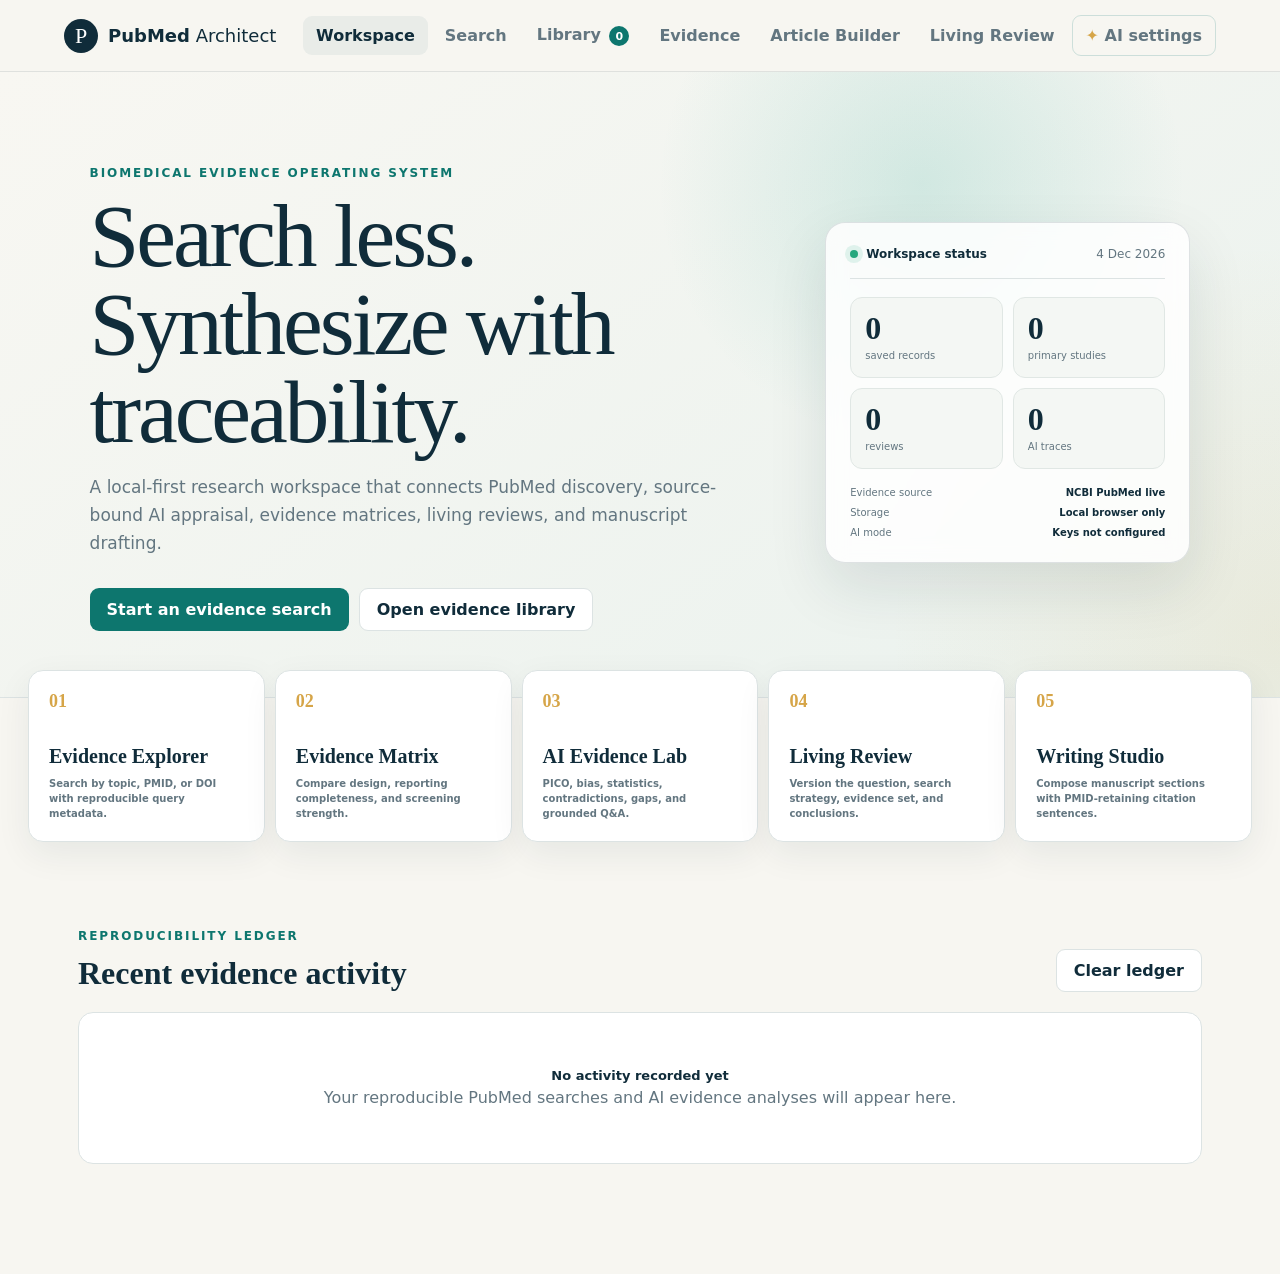
<file: docs/index.html>
<!doctype html>
<html lang="en">
<head>
  <meta charset="utf-8">
  <meta name="viewport" content="width=device-width, initial-scale=1">
  <meta name="theme-color" content="#092a3d">
  <meta name="description" content="A reproducible biomedical evidence workspace for PubMed discovery, appraisal, synthesis, and writing.">
  <meta http-equiv="Content-Security-Policy" content="default-src 'self'; script-src 'self'; style-src 'self' https://fonts.googleapis.com; font-src https://fonts.gstatic.com; connect-src 'self' https://eutils.ncbi.nlm.nih.gov https://api.openai.com https://api.anthropic.com; img-src 'self' data:; object-src 'none'; base-uri 'self'; form-action 'self'; upgrade-insecure-requests">
  <title>PubMed Architect</title>
  <link rel="preconnect" href="https://fonts.googleapis.com">
  <link rel="preconnect" href="https://fonts.gstatic.com" crossorigin>
  <link href="https://fonts.googleapis.com/css2?family=DM+Sans:wght@400;500;600;700&family=Newsreader:opsz,wght@6..72,500;6..72,650&display=swap" rel="stylesheet">
  <link rel="stylesheet" href="styles.css">
</head>
<body>
  <header class="masthead">
    <a class="brand" href="#search" aria-label="PubMed Architect home">
      <span class="brand-mark" aria-hidden="true">P</span>
      <span><strong>PubMed</strong> Architect</span>
    </a>
    <nav aria-label="Main navigation">
      <button class="nav-link active" data-view="dashboard">Workspace</button>
      <button class="nav-link" data-view="search">Search</button>
      <button class="nav-link" data-view="library">Library <span id="library-count" class="count">0</span></button>
      <button class="nav-link" data-view="evidence">Evidence</button>
      <button class="nav-link" data-view="builder">Article Builder</button>
      <button class="nav-link" data-view="review">Living Review</button>
      <button id="ai-settings-button" class="nav-link ai-config-link" type="button"><span class="ai-spark">✦</span> AI settings</button>
    </nav>
  </header>

  <main>
    <section id="dashboard-view" class="view active">
      <div class="os-hero">
        <div>
          <p class="eyebrow">Biomedical Evidence Operating System</p>
          <h1>Search less.<br>Synthesize with traceability.</h1>
          <p class="hero-copy">A local-first research workspace that connects PubMed discovery, source-bound AI appraisal, evidence matrices, living reviews, and manuscript drafting.</p>
          <div class="hero-actions"><button data-go="search">Start an evidence search</button><button class="secondary" data-go="library">Open evidence library</button></div>
        </div>
        <aside class="system-status" aria-label="Workspace status">
          <div class="status-head"><span class="live-dot"></span><strong>Workspace status</strong><span id="workspace-date"></span></div>
          <div class="metric-grid">
            <div><strong id="dashboard-library-count">0</strong><span>saved records</span></div>
            <div><strong id="dashboard-study-count">0</strong><span>primary studies</span></div>
            <div><strong id="dashboard-review-count">0</strong><span>reviews</span></div>
            <div><strong id="dashboard-trace-count">0</strong><span>AI traces</span></div>
          </div>
          <div class="system-ledger">
            <p><span>Evidence source</span><strong>NCBI PubMed live</strong></p>
            <p><span>Storage</span><strong>Local browser only</strong></p>
            <p><span>AI mode</span><strong id="dashboard-ai-status">Keys not configured</strong></p>
          </div>
        </aside>
      </div>
      <div class="os-modules">
        <button class="module-card" data-go="search"><span>01</span><strong>Evidence Explorer</strong><small>Search by topic, PMID, or DOI with reproducible query metadata.</small></button>
        <button class="module-card" data-go="evidence"><span>02</span><strong>Evidence Matrix</strong><small>Compare design, reporting completeness, and screening strength.</small></button>
        <button class="module-card" data-go="library"><span>03</span><strong>AI Evidence Lab</strong><small>PICO, bias, statistics, contradictions, gaps, and grounded Q&amp;A.</small></button>
        <button class="module-card" data-go="review"><span>04</span><strong>Living Review</strong><small>Version the question, search strategy, evidence set, and conclusions.</small></button>
        <button class="module-card" data-go="builder"><span>05</span><strong>Writing Studio</strong><small>Compose manuscript sections with PMID-retaining citation sentences.</small></button>
      </div>
      <section class="recent-activity">
        <div class="section-title"><div><p class="eyebrow">Reproducibility ledger</p><h2>Recent evidence activity</h2></div><button id="clear-activity" class="secondary" type="button">Clear ledger</button></div>
        <div id="activity-list" class="activity-list"></div>
      </section>
    </section>

    <section id="search-view" class="view">
      <div class="hero">
        <p class="eyebrow">NCBI literature workspace</p>
        <h1>From search question<br>to structured evidence.</h1>
        <p class="hero-copy">Search PubMed by topic, PMID, or DOI. Review abstracts, save sources, and build a manuscript without leaving your browser.</p>
        <form id="search-form" class="search-box">
          <label class="sr-only" for="query">Search PubMed</label>
          <svg viewBox="0 0 24 24" aria-hidden="true"><path d="m21 21-4.35-4.35m2.35-5.15A7.5 7.5 0 1 1 4 11.5a7.5 7.5 0 0 1 15 0Z"/></svg>
          <input id="query" autocomplete="off" placeholder="e.g. nerandomilast idiopathic pulmonary fibrosis" required>
          <button type="submit">Search</button>
        </form>
        <div class="filters" aria-label="Search filters">
          <label>Article type
            <select id="article-type">
              <option value="">All types</option>
              <option value="clinical trial[pt]">Clinical trial</option>
              <option value="randomized controlled trial[pt]">Randomized trial</option>
              <option value="review[pt]">Review</option>
              <option value="systematic review[pt]">Systematic review</option>
              <option value="meta-analysis[pt]">Meta-analysis</option>
            </select>
          </label>
          <label>From year <input id="from-year" type="number" min="1800" max="2100" placeholder="2000"></label>
          <label>To year <input id="to-year" type="number" min="1800" max="2100" placeholder="2026"></label>
          <label>Results
            <select id="result-limit"><option>10</option><option selected>20</option><option>50</option><option>100</option></select>
          </label>
          <label>Sort
            <select id="sort"><option value="relevance">Relevance</option><option value="pub+date">Newest</option><option value="first+author">First author</option></select>
          </label>
        </div>
      </div>

      <div id="search-status" class="status" role="status" aria-live="polite"></div>
      <div id="results" class="results"></div>
    </section>

    <section id="evidence-view" class="view page-view wide-page">
      <div class="page-heading">
        <div><p class="eyebrow">Structured comparison</p><h1>Evidence Matrix</h1><p class="page-subtitle">A transparent screening layer derived from PubMed metadata and abstract reporting—not a substitute for a validated risk-of-bias instrument.</p></div>
        <div class="heading-actions"><button id="export-matrix" class="secondary">Export CSV</button><button id="open-evidence-ai" class="ai-primary"><span>✦</span> Analyze selected</button></div>
      </div>
      <div class="evidence-toolbar">
        <label>Filter design <select id="matrix-design-filter"><option value="">All designs</option><option value="randomized">Randomized trials</option><option value="observational">Observational</option><option value="review">Reviews</option><option value="other">Other</option></select></label>
        <label>Minimum screening grade <select id="matrix-grade-filter"><option value="">Any grade</option><option value="A">A</option><option value="B">B or higher</option><option value="C">C or higher</option></select></label>
        <span id="matrix-summary" class="matrix-summary"></span>
      </div>
      <div id="matrix-empty" class="empty-state"><div class="empty-icon">▦</div><h2>Your evidence matrix is empty</h2><p>Add PubMed records to the library; they will appear here automatically.</p><button data-go="search">Find evidence</button></div>
      <div id="matrix-wrap" class="matrix-wrap"><table class="evidence-table"><thead><tr><th scope="col">Select</th><th scope="col">Study</th><th scope="col">Design</th><th scope="col">Reporting</th><th scope="col">Screening grade</th><th scope="col">Source</th></tr></thead><tbody id="matrix-body"></tbody></table></div>
      <section class="graph-panel" aria-labelledby="graph-title"><div class="section-title"><div><p class="eyebrow">Metadata network</p><h2 id="graph-title">Evidence Knowledge Graph</h2></div><span class="graph-legend"><i></i> Article <i></i> MeSH / keyword</span></div><p class="page-subtitle">Connections are generated locally from shared MeSH terms in your saved records. They represent co-indexing, not biological causality.</p><div id="knowledge-graph" class="knowledge-graph"></div></section>
    </section>

    <section id="library-view" class="view page-view">
      <div class="page-heading">
        <div><p class="eyebrow">Your evidence base</p><h1>Citation Library</h1></div>
        <div class="heading-actions">
          <button id="ai-library-button" class="ai-primary" type="button"><span>✦</span> Analyze selected</button>
          <select id="citation-format" aria-label="Citation format"><option value="vancouver">Vancouver</option><option value="apa">APA</option><option value="bibtex">BibTeX</option></select>
          <button id="copy-library" class="secondary">Copy all</button>
          <button id="export-library">Export</button>
        </div>
      </div>
      <div id="library-empty" class="empty-state">
        <div class="empty-icon">⌕</div><h2>No saved sources yet</h2><p>Search PubMed and add articles to build your working library.</p><button data-go="search">Start searching</button>
      </div>
      <div id="library-list" class="library-list"></div>
    </section>

    <section id="builder-view" class="view page-view">
      <div class="page-heading">
        <div><p class="eyebrow">Structured drafting</p><h1>Article Builder</h1></div>
        <div class="heading-actions"><span id="save-state" class="save-state">Saved locally</span><button id="export-article">Export Markdown</button></div>
      </div>
      <div class="builder-layout">
        <aside id="section-nav" class="section-nav" aria-label="Article sections"></aside>
        <div class="editor-card">
          <div class="editor-head"><label id="section-label" for="section-editor">Title</label><span id="word-count">0 words</span></div>
          <textarea id="section-editor" spellcheck="true" placeholder="Begin writing…"></textarea>
          <div class="citation-insert">
            <select id="insert-citation"><option value="">Insert citation…</option></select>
            <button id="insert-citation-button" class="secondary">Insert</button>
          </div>
          <section class="citation-writer" aria-labelledby="citation-writer-title">
            <div class="citation-writer-head">
              <div><p class="eyebrow">Grounded writing</p><h3 id="citation-writer-title"><span class="ai-spark">✦</span> AI Citation Writer</h3><p>Generate manuscript-ready sentences supported only by selected PubMed records.</p></div>
              <div class="citation-writer-provider"><select id="sentence-provider" aria-label="Sentence AI provider"><option value="openai">OpenAI</option><option value="anthropic">Claude</option></select><button id="sentence-ai-settings" class="secondary" type="button">Settings</button></div>
            </div>
            <div class="citation-writer-grid">
              <div class="citation-source-column">
                <strong>Select evidence <span id="sentence-source-count">0 selected</span></strong>
                <div id="sentence-citation-list" class="sentence-citation-list"><p class="citation-writer-empty">Save citations to your library first.</p></div>
              </div>
              <div class="sentence-options">
                <label for="sentence-role">Sentence role</label>
                <select id="sentence-role"><option value="background">Background / Introduction</option><option value="evidence">Evidence or result statement</option><option value="synthesis">Cross-study synthesis</option><option value="contrast">Contrast or disagreement</option><option value="limitation">Limitation / uncertainty</option><option value="discussion">Discussion interpretation</option><option value="implication">Cautious research implication</option></select>
                <label for="sentence-tone">Style</label>
                <select id="sentence-tone"><option value="concise academic">Concise academic</option><option value="highly cautious scientific">Highly cautious</option><option value="formal journal style">Formal journal style</option><option value="plain precise scientific">Plain and precise</option></select>
                <label for="sentence-topic">Topic or intended claim</label>
                <textarea id="sentence-topic" rows="3" placeholder="e.g. Explain how PDE4B inhibition may affect FVC decline, using only what the selected abstracts report."></textarea>
                <label class="context-option"><input id="sentence-use-context" type="checkbox"> Use the last part of the current section as writing context</label>
                <button id="generate-citation-sentences" class="ai-primary" type="button"><span>✦</span> Generate cited sentences</button>
              </div>
            </div>
            <div id="sentence-writer-status" class="sentence-writer-status" role="status" aria-live="polite"></div>
            <div id="sentence-suggestions" class="sentence-suggestions"></div>
            <p class="ai-disclaimer">The AI receives the selected abstracts and optional draft context. Verify every generated claim against the original article before use.</p>
          </section>
        </div>
      </div>
    </section>

    <section id="review-view" class="view page-view wide-page">
      <div class="page-heading"><div><p class="eyebrow">Versioned synthesis</p><h1>Living Review Builder</h1><p class="page-subtitle">Capture a reproducible review snapshot that can be refreshed when new PubMed records are found.</p></div><div class="heading-actions"><span id="review-save-state" class="save-state">Saved locally</span><button id="export-review">Export review snapshot</button></div></div>
      <div class="review-layout">
        <section class="protocol-card">
          <h2>Protocol</h2>
          <label>Review title<input id="review-title" placeholder="e.g. Nerandomilast in idiopathic pulmonary fibrosis"></label>
          <label>Research question<textarea id="review-question" rows="3" placeholder="Define population, intervention/exposure, comparator, and outcomes."></textarea></label>
          <label>PubMed search strategy<textarea id="review-query" rows="5" placeholder="Paste or build the exact reproducible PubMed query."></textarea></label>
          <div class="protocol-grid"><label>Search date<input id="review-search-date" type="date"></label><label>Review version<input id="review-version" value="1.0.0"></label></div>
          <label>Eligibility criteria<textarea id="review-eligibility" rows="4" placeholder="Inclusion and exclusion criteria."></textarea></label>
          <label>Current conclusion<textarea id="review-conclusion" rows="5" placeholder="State the conclusion with calibrated certainty and unresolved uncertainty."></textarea></label>
        </section>
        <aside class="review-snapshot">
          <h2>Evidence snapshot</h2>
          <div class="snapshot-count"><strong id="review-record-count">0</strong><span>records in current library</span></div>
          <dl><div><dt>Search date</dt><dd id="snapshot-date">Not set</dd></div><div><dt>Last refresh</dt><dd id="snapshot-refresh">Never</dd></div><div><dt>Primary studies</dt><dd id="snapshot-primary">0</dd></div><div><dt>Reviews</dt><dd id="snapshot-reviews">0</dd></div><div><dt>AI analyses logged</dt><dd id="snapshot-traces">0</dd></div></dl>
          <button id="use-last-search" class="secondary" type="button">Use last PubMed search</button><button id="refresh-review" type="button">Refresh evidence search</button>
          <p class="ai-disclaimer">Refresh reruns the saved PubMed query and reports newly detected PMIDs. It does not automatically alter your conclusion.</p>
          <div id="refresh-result" class="refresh-result" role="status"></div>
        </aside>
      </div>
    </section>

    <section id="about-view" class="view page-view narrow">
      <p class="eyebrow">About the project</p>
      <h1>Research tools, without the clutter.</h1>
      <div class="about-grid">
        <article><span>01</span><h2>Live PubMed search</h2><p>Queries NCBI E-utilities directly. Search by keywords, PMID, or DOI and inspect complete abstracts.</p></article>
        <article><span>02</span><h2>Private by design</h2><p>Your library and article draft remain in this browser's local storage. No account or server is involved.</p></article>
        <article><span>03</span><h2>Open workflow</h2><p>Export citations and manuscripts in portable formats, then continue in your preferred research environment.</p></article>
      </div>
      <p class="disclaimer">PubMed Architect is a research aid, not a substitute for critical appraisal or clinical judgment. PubMed data are provided by the U.S. National Library of Medicine.</p>
    </section>
  </main>

  <dialog id="article-dialog">
    <button class="dialog-close" aria-label="Close">×</button>
    <div id="dialog-content"></div>
  </dialog>
  <dialog id="ai-settings-dialog" class="settings-dialog">
    <button class="settings-close dialog-close" aria-label="Close">×</button>
    <div class="settings-content">
      <p class="eyebrow">Direct provider connection</p>
      <h2>AI research settings</h2>
      <p class="settings-intro">Keys are held only in this browser tab's session storage and sent directly to the provider you select. They are never committed to GitHub or included in exports.</p>
      <div class="provider-settings">
        <section>
          <div class="provider-title"><strong>OpenAI</strong><span id="openai-key-status" class="key-status">Not configured</span></div>
          <label for="openai-api-key">API key</label>
          <div class="key-row"><input id="openai-api-key" type="password" autocomplete="off" spellcheck="false" placeholder="sk-…"><button class="secondary reveal-key" data-key-target="openai-api-key" type="button">Show</button></div>
          <label for="openai-model">Model</label>
          <div class="model-row"><select id="openai-model"><option value="gpt-5.6">GPT-5.6 — research default</option><option value="gpt-5.6-sol">GPT-5.6 sol — maximum reasoning</option><option value="gpt-5.6-terra">GPT-5.6 terra — balanced</option><option value="gpt-5.6-luna">GPT-5.6 luna — fast</option></select><button class="secondary refresh-models" data-provider-models="openai" type="button">Refresh</button></div>
        </section>
        <section>
          <div class="provider-title"><strong>Anthropic</strong><span id="anthropic-key-status" class="key-status">Not configured</span></div>
          <label for="anthropic-api-key">API key</label>
          <div class="key-row"><input id="anthropic-api-key" type="password" autocomplete="off" spellcheck="false" placeholder="sk-ant-…"><button class="secondary reveal-key" data-key-target="anthropic-api-key" type="button">Show</button></div>
          <label for="anthropic-model">Model</label>
          <div class="model-row"><select id="anthropic-model"><option value="claude-sonnet-5">Claude Sonnet 5 — recommended</option><option value="claude-opus-5">Claude Opus 5 — deeper analysis</option><option value="claude-fable-5">Claude Fable 5 — efficient</option></select><button class="secondary refresh-models" data-provider-models="anthropic" type="button">Refresh</button></div>
        </section>
        <section class="ncbi-settings">
          <div class="provider-title"><strong>NCBI</strong><span id="ncbi-key-status" class="key-status">Standard access</span></div>
          <label for="ncbi-email">Contact email</label><input id="ncbi-email" type="email" autocomplete="email" placeholder="researcher@example.org">
          <label for="ncbi-api-key">E-utilities API key <span class="optional">optional</span></label><div class="key-row"><input id="ncbi-api-key" type="password" autocomplete="off" spellcheck="false"><button class="secondary reveal-key" data-key-target="ncbi-api-key" type="button">Show</button></div>
          <p class="settings-note">Added to NCBI requests only. The API key remains in this tab session.</p>
        </section>
      </div>
      <div class="privacy-callout"><strong>Important:</strong> browser-entered keys are visible to JavaScript running on this page. Use restricted project keys with spending limits and clear them when finished. Do not paste patient-identifiable information into prompts.</div>
      <div class="settings-actions"><button id="clear-ai-keys" class="secondary" type="button">Clear keys</button><button id="save-ai-settings" type="button">Save for this tab</button></div>
    </div>
  </dialog>
  <div id="toast" class="toast" role="status" aria-live="polite"></div>
  <script src="app.js" defer></script>
  <script src="ai.js" defer></script>
  <script src="research-os.js" defer></script>
</body>
</html>
</file>
<file: docs/styles.css>
:root {
  --ink: #102c3a;
  --muted: #637680;
  --paper: #f7f6f1;
  --white: #fff;
  --line: #dce3e3;
  --teal: #0d766e;
  --teal-dark: #075b55;
  --teal-pale: #e4f3ef;
  --gold: #d6a548;
  --shadow: 0 18px 45px rgba(19, 46, 58, .09);
  --radius: 18px;
}

* { box-sizing: border-box; }
html { scroll-behavior: smooth; }
body { margin: 0; color: var(--ink); background: var(--paper); font-family: "DM Sans", system-ui, sans-serif; }
button, input, select, textarea { font: inherit; }
button { cursor: pointer; }
.sr-only { position: absolute; width: 1px; height: 1px; overflow: hidden; clip: rect(0, 0, 0, 0); }

.masthead { height: 72px; padding: 0 clamp(20px, 5vw, 76px); display: flex; align-items: center; justify-content: space-between; background: rgba(247,246,241,.92); border-bottom: 1px solid rgba(16,44,58,.1); position: sticky; top: 0; z-index: 20; backdrop-filter: blur(14px); }
.brand { display: flex; gap: 10px; align-items: center; color: var(--ink); text-decoration: none; font-size: 18px; }
.brand-mark { width: 34px; height: 34px; display: grid; place-items: center; background: var(--ink); color: white; border-radius: 50%; font-family: Newsreader, serif; font-size: 22px; }
nav { display: flex; align-items: center; gap: 4px; }
.nav-link { color: var(--muted); background: transparent; border: 0; padding: 10px 13px; border-radius: 9px; }
.nav-link:hover, .nav-link.active { color: var(--ink); background: #e9ece8; }
.count { display: inline-grid; place-items: center; min-width: 20px; height: 20px; margin-left: 3px; padding: 0 5px; background: var(--teal); color: white; border-radius: 20px; font-size: 11px; }

.view { display: none; }
.view.active { display: block; }
.hero { padding: 86px clamp(20px, 8vw, 120px) 55px; background: radial-gradient(circle at 88% 10%, rgba(13,118,110,.13), transparent 25%), linear-gradient(155deg, #f7f6f1 55%, #edf2ed); }
.eyebrow { color: var(--teal); font-size: 12px; font-weight: 700; letter-spacing: .16em; text-transform: uppercase; }
h1, h2 { font-family: Newsreader, Georgia, serif; }
h1 { margin: 10px 0 18px; font-size: clamp(44px, 6vw, 76px); font-weight: 500; line-height: .98; letter-spacing: -.035em; }
.hero-copy { max-width: 670px; color: var(--muted); font-size: 17px; line-height: 1.65; }
.search-box { max-width: 930px; margin-top: 34px; display: grid; grid-template-columns: 25px 1fr auto; align-items: center; gap: 12px; padding: 9px 10px 9px 20px; background: white; border: 1px solid var(--line); border-radius: 15px; box-shadow: var(--shadow); }
.search-box svg { width: 22px; fill: none; stroke: var(--muted); stroke-width: 1.8; stroke-linecap: round; }
.search-box input { min-width: 0; border: 0; outline: 0; padding: 12px 4px; color: var(--ink); background: transparent; font-size: 16px; }
button, .button { border: 0; padding: 11px 17px; color: white; background: var(--teal); border-radius: 9px; font-weight: 600; transition: .18s ease; }
button:hover { background: var(--teal-dark); transform: translateY(-1px); }
button.secondary { color: var(--ink); background: white; border: 1px solid var(--line); }
button.secondary:hover { border-color: #a7b6b5; background: #f8faf8; }
.filters { max-width: 930px; display: flex; gap: 18px; margin-top: 18px; flex-wrap: wrap; }
.filters label { display: flex; align-items: center; gap: 7px; color: var(--muted); font-size: 12px; font-weight: 600; }
select, .filters input { border: 1px solid var(--line); border-radius: 8px; padding: 8px 10px; color: var(--ink); background: rgba(255,255,255,.65); outline: none; }
.filters input { width: 84px; }
.status { max-width: 1080px; margin: 30px auto 0; padding: 0 24px; min-height: 24px; color: var(--muted); }
.results { max-width: 1080px; margin: 12px auto 80px; padding: 0 24px; display: grid; gap: 13px; }
.result-card, .library-card { position: relative; padding: 24px 26px; background: white; border: 1px solid var(--line); border-radius: 14px; transition: .18s ease; }
.result-card:hover { border-color: #aebfbc; box-shadow: 0 10px 30px rgba(19,46,58,.06); transform: translateY(-2px); }
.result-meta { display: flex; gap: 8px; flex-wrap: wrap; align-items: center; color: var(--muted); font-size: 12px; }
.pmid { color: var(--teal); background: var(--teal-pale); padding: 3px 7px; border-radius: 5px; font-weight: 700; }
.result-card h2, .library-card h2 { margin: 11px 0 8px; font-size: 23px; line-height: 1.18; }
.authors { margin: 0; color: var(--muted); font-size: 13px; }
.abstract-preview { display: -webkit-box; overflow: hidden; margin: 15px 0; color: #435963; font-size: 14px; line-height: 1.55; -webkit-line-clamp: 3; -webkit-box-orient: vertical; }
.card-actions { display: flex; gap: 8px; margin-top: 17px; }
.card-actions button { padding: 8px 12px; font-size: 12px; }
.card-actions .text-button { color: var(--teal); background: transparent; padding-left: 0; }
.card-actions .text-button:hover { color: var(--teal-dark); transform: none; }
.source-button { padding: 8px 12px; font-size: 12px; text-decoration: none; }
.source-link { text-decoration: none; }
.saved { color: var(--teal) !important; background: var(--teal-pale) !important; }

.page-view { max-width: 1180px; min-height: calc(100vh - 72px); margin: auto; padding: 60px 28px 100px; }
.wide-page { max-width: 1380px; }
.page-subtitle { max-width: 760px; margin: -10px 0 0; color: var(--muted); font-size: 14px; line-height: 1.65; }
.page-heading { display: flex; align-items: end; justify-content: space-between; gap: 24px; margin-bottom: 32px; }
.page-heading h1, .narrow h1 { font-size: clamp(42px, 5vw, 62px); }
.heading-actions { display: flex; align-items: center; gap: 9px; }
.empty-state { padding: 90px 20px; text-align: center; background: rgba(255,255,255,.55); border: 1px dashed #bac7c5; border-radius: var(--radius); }
.empty-state h2 { margin-bottom: 6px; font-size: 28px; }
.empty-state p { color: var(--muted); }
.empty-icon { color: var(--teal); font-size: 50px; }
.library-list { display: grid; gap: 13px; }
.library-card { display: grid; grid-template-columns: 1fr auto; gap: 18px; }
.formatted-citation { grid-column: 1 / -1; margin: 5px 0 0; padding: 12px 14px; color: #425760; background: #f3f6f4; border-radius: 8px; font-family: ui-monospace, monospace; font-size: 12px; line-height: 1.5; white-space: pre-wrap; }
.icon-button { align-self: start; color: #9a4747; background: #fbefef; padding: 8px 11px; }
.icon-button:hover { color: white; background: #9a4747; }

.builder-layout { display: grid; grid-template-columns: 230px 1fr; gap: 24px; }
.section-nav { display: flex; flex-direction: column; gap: 5px; }
.section-nav button { text-align: left; color: var(--muted); background: transparent; font-size: 13px; }
.section-nav button:hover, .section-nav button.active { color: var(--ink); background: white; transform: none; box-shadow: 0 3px 12px rgba(19,46,58,.05); }
.editor-card { min-width: 0; background: white; border: 1px solid var(--line); border-radius: var(--radius); box-shadow: var(--shadow); overflow: hidden; }
.editor-head { display: flex; justify-content: space-between; padding: 19px 22px; border-bottom: 1px solid var(--line); }
.editor-head label { font-family: Newsreader, serif; font-size: 23px; }
.editor-head span, .save-state { color: var(--muted); font-size: 12px; }
#section-editor { width: 100%; min-height: 500px; padding: 25px; resize: vertical; border: 0; outline: 0; color: var(--ink); line-height: 1.75; }
.citation-insert { display: flex; gap: 8px; padding: 14px 20px; background: #f7f9f7; border-top: 1px solid var(--line); }
.citation-insert select { flex: 1; min-width: 0; }
.citation-writer { padding: 22px; background: linear-gradient(145deg, #edf6f2, #f7f8f4); border-top: 1px solid #cadfd9; }
.citation-writer-head { display: flex; justify-content: space-between; align-items: flex-start; gap: 18px; }
.citation-writer-head h3 { margin: 3px 0 4px; font: 600 25px Newsreader, serif; }
.citation-writer-head p { margin: 0; color: var(--muted); font-size: 12px; }
.citation-writer-provider { display: flex; gap: 7px; }
.citation-writer-provider select { max-width: 130px; background: white; }
.citation-writer-grid { display: grid; grid-template-columns: minmax(0, 1.25fr) minmax(260px, .75fr); gap: 15px; margin-top: 18px; }
.citation-source-column, .sentence-options { padding: 15px; background: rgba(255,255,255,.76); border: 1px solid #d2e1dd; border-radius: 12px; }
.citation-source-column > strong { display: flex; justify-content: space-between; gap: 8px; font-size: 12px; }
#sentence-source-count { color: var(--teal); font-weight: 700; }
.sentence-citation-list { max-height: 260px; margin-top: 10px; overflow: auto; display: grid; gap: 7px; }
.sentence-source { display: grid; grid-template-columns: auto 1fr; gap: 9px; align-items: start; padding: 10px; background: white; border: 1px solid var(--line); border-radius: 9px; cursor: pointer; transition: .15s ease; }
.sentence-source:hover, .sentence-source:has(input:checked) { border-color: var(--teal); background: #eef8f4; }
.sentence-source input { width: 17px; height: 17px; margin-top: 2px; accent-color: var(--teal); }
.sentence-source strong { display: block; overflow: hidden; color: var(--ink); font-size: 11px; text-overflow: ellipsis; white-space: nowrap; }
.sentence-source small { display: block; margin-top: 3px; color: var(--muted); font-size: 9px; }
.citation-writer-empty { padding: 25px 10px; color: var(--muted); text-align: center; font-size: 12px; }
.sentence-options { display: grid; gap: 7px; }
.sentence-options label:not(.context-option) { margin-top: 3px; color: var(--muted); font-size: 10px; font-weight: 700; }
.sentence-options select, .sentence-options textarea { width: 100%; background: white; }
.sentence-options textarea { padding: 10px; resize: vertical; border: 1px solid var(--line); border-radius: 8px; line-height: 1.45; }
.context-option { display: flex; flex-direction: row !important; align-items: flex-start; gap: 7px !important; color: var(--muted); font-size: 10px !important; font-weight: 500 !important; line-height: 1.35; }
.context-option input { width: 15px; height: 15px; flex: 0 0 auto; accent-color: var(--teal); }
.sentence-writer-status { min-height: 0; margin-top: 12px; color: var(--muted); font-size: 12px; }
.sentence-writer-status:not(:empty) { min-height: 42px; padding: 10px 12px; background: rgba(255,255,255,.62); border-radius: 9px; }
.sentence-suggestions { display: grid; gap: 9px; margin-top: 12px; }
.sentence-suggestion { padding: 14px 15px; background: white; border: 1px solid var(--line); border-radius: 11px; }
.sentence-suggestion-text { margin: 0; color: var(--ink); font-family: Newsreader, Georgia, serif; font-size: 18px; line-height: 1.45; }
.sentence-suggestion-note { margin: 9px 0 0; color: var(--muted); font-size: 10px; line-height: 1.45; }
.sentence-suggestion-actions { display: flex; gap: 7px; margin-top: 11px; }
.sentence-suggestion-actions button { padding: 6px 10px; font-size: 10px; }
.citation-trace { display: flex; flex-wrap: wrap; gap: 4px; margin-top: 8px; }

.narrow { max-width: 1000px; }
.about-grid { display: grid; grid-template-columns: repeat(3, 1fr); gap: 16px; margin-top: 45px; }
.about-grid article { padding: 25px; background: white; border: 1px solid var(--line); border-radius: 14px; }
.about-grid span { color: var(--gold); font: 600 22px Newsreader, serif; }
.about-grid h2 { font-size: 23px; }
.about-grid p, .disclaimer { color: var(--muted); font-size: 14px; line-height: 1.65; }
.disclaimer { margin-top: 30px; padding: 18px; border-left: 3px solid var(--gold); background: #fff9ec; }

dialog { width: min(790px, calc(100% - 30px)); max-height: 88vh; padding: 0; color: var(--ink); background: white; border: 0; border-radius: 18px; box-shadow: 0 30px 90px rgba(0,0,0,.28); }
dialog::backdrop { background: rgba(8,28,38,.62); backdrop-filter: blur(3px); }
.dialog-close { position: sticky; float: right; top: 14px; margin: 14px; padding: 4px 12px; color: var(--ink); background: #eef1ef; border-radius: 50%; font-size: 25px; }
#dialog-content { padding: 42px; }
#dialog-content h2 { margin: 8px 0 16px; font-size: 34px; }
#dialog-content h3 { margin-top: 30px; font-family: Newsreader, serif; font-size: 22px; }
#dialog-content p { color: #405761; line-height: 1.7; }
.toast { position: fixed; left: 50%; bottom: 25px; z-index: 50; transform: translate(-50%, 20px); padding: 11px 18px; color: white; background: var(--ink); border-radius: 30px; opacity: 0; pointer-events: none; transition: .25s ease; }
.toast.show { opacity: 1; transform: translate(-50%, 0); }
.loader { width: 22px; height: 22px; display: inline-block; margin-right: 10px; vertical-align: middle; border: 3px solid #c8d6d3; border-top-color: var(--teal); border-radius: 50%; animation: spin .8s linear infinite; }
@keyframes spin { to { transform: rotate(360deg); } }

/* AI research layer */
.ai-spark { color: var(--gold); }
.ai-config-link { border: 1px solid rgba(13,118,110,.18); }
button.ai-primary { background: linear-gradient(135deg, #0d766e, #0a526c); box-shadow: 0 8px 22px rgba(13,118,110,.18); }
button.ai-primary:hover { background: linear-gradient(135deg, #0a655f, #083f54); }
.library-select { display: flex; align-items: center; gap: 8px; margin-bottom: 10px; color: var(--teal); font-size: 12px; font-weight: 700; }
.library-select input { width: 17px; height: 17px; accent-color: var(--teal); }

.settings-dialog { width: min(860px, calc(100% - 30px)); }
.settings-content { padding: 42px; }
.settings-content h2 { margin: 7px 0 8px; font: 500 40px/1.05 Newsreader, serif; }
.settings-intro { max-width: 690px; margin: 0 0 26px; color: var(--muted); line-height: 1.6; }
.provider-settings { display: grid; grid-template-columns: repeat(3, 1fr); gap: 14px; }
.provider-settings section { padding: 20px; background: #f7f9f7; border: 1px solid var(--line); border-radius: 14px; }
.provider-settings label { display: block; margin: 15px 0 6px; color: var(--muted); font-size: 12px; font-weight: 700; }
.provider-settings input, .provider-settings select { width: 100%; }
.provider-title { display: flex; justify-content: space-between; align-items: center; }
.provider-title strong { font: 600 23px Newsreader, serif; }
.key-status { padding: 4px 8px; color: var(--muted); background: #e9eeeb; border-radius: 20px; font-size: 10px; }
.key-status.ready { color: #08635d; background: #dcefea; }
.key-row { display: grid; grid-template-columns: 1fr auto; gap: 7px; }
.key-row button { padding: 8px 11px; }
.model-row { display: grid; grid-template-columns: minmax(0, 1fr) auto; gap: 7px; }
.model-row button { padding: 8px 10px; }
.settings-note { margin: 12px 0 0; color: var(--muted); font-size: 10px; line-height: 1.5; }
.optional { color: var(--muted); font-weight: 500; }
.privacy-callout { margin-top: 16px; padding: 14px 16px; color: #735718; background: #fff7df; border: 1px solid #ead9a9; border-radius: 10px; font-size: 12px; line-height: 1.55; }
.settings-actions { display: flex; justify-content: flex-end; gap: 9px; margin-top: 20px; }

#article-dialog.ai-open { width: min(1120px, calc(100% - 30px)); }
.ai-reader { margin-top: 32px; padding: 22px; background: linear-gradient(145deg, #edf6f2, #f4f7f4); border: 1px solid #cfe2dd; border-radius: 16px; }
.ai-reader-head { display: flex; justify-content: space-between; gap: 15px; align-items: flex-start; }
.ai-reader-head h3 { margin: 3px 0 5px !important; font-size: 26px !important; }
.ai-reader-head p { margin: 0; color: var(--muted) !important; font-size: 12px; }
.ai-provider-controls { display: flex; gap: 8px; align-items: center; flex-wrap: wrap; }
.ai-provider-controls select { max-width: 190px; background: white; }
.ai-task-grid { display: grid; grid-template-columns: repeat(3, minmax(0, 1fr)); gap: 9px; margin-top: 18px; }
.ai-task { min-height: 68px; padding: 11px 13px; text-align: left; color: var(--ink); background: white; border: 1px solid #cfdedb; }
.ai-task:hover { color: white; background: var(--teal); }
.ai-task small { display: block; margin-top: 4px; color: var(--muted); font-size: 10px; font-weight: 500; line-height: 1.3; }
.ai-task:hover small { color: rgba(255,255,255,.78); }
.ai-question-row { display: grid; grid-template-columns: 1fr auto; gap: 8px; margin-top: 9px; }
.ai-question-row input { min-width: 0; padding: 11px 13px; border: 1px solid #cfdedb; border-radius: 9px; outline: 0; }
.supplemental-source { margin-top: 10px; padding: 11px 13px; background: rgba(255,255,255,.62); border: 1px solid #d5e2df; border-radius: 9px; }
.supplemental-source summary { color: var(--teal); cursor: pointer; font-size: 12px; font-weight: 700; }
.supplemental-source textarea { width: 100%; margin-top: 10px; padding: 12px; resize: vertical; border: 1px solid var(--line); border-radius: 8px; line-height: 1.5; }
.ai-output { display: none; margin-top: 18px; background: white; border: 1px solid var(--line); border-radius: 13px; overflow: hidden; }
.ai-output.visible { display: block; }
.ai-output-head { display: flex; justify-content: space-between; align-items: center; gap: 12px; padding: 13px 16px; color: white; background: var(--ink); }
.ai-output-head strong { font-size: 13px; }
.ai-output-actions { display: flex; gap: 6px; }
.ai-output-actions button { padding: 5px 9px; color: white; background: rgba(255,255,255,.12); font-size: 10px; }
.ai-output-body { padding: 22px; color: #324b56; font-size: 14px; line-height: 1.7; }
.ai-output-body h2, .ai-output-body h3, .ai-output-body h4 { margin: 22px 0 8px; color: var(--ink); font-family: Newsreader, serif; }
.ai-output-body h2 { font-size: 26px; }
.ai-output-body h3 { font-size: 21px; }
.ai-output-body p { color: #324b56 !important; }
.ai-output-body ul, .ai-output-body ol { padding-left: 22px; }
.ai-output-body code { padding: 2px 5px; background: #eef3f1; border-radius: 4px; }
.source-cite { display: inline-block; padding: 1px 5px; color: #075e58; background: var(--teal-pale); border-radius: 4px; font-size: 11px; font-weight: 700; }
.dual-report { display: grid; grid-template-columns: repeat(2, minmax(0, 1fr)); gap: 12px; }
.model-report { min-width: 0; padding: 15px; border: 1px solid var(--line); border-radius: 10px; }
.model-report > h3 { margin-top: 0; }
.consensus-report { grid-column: 1 / -1; padding: 16px; background: #f2f8f5; border: 1px solid #c8dfd7; border-radius: 10px; }
.ai-loading { display: grid; place-items: center; min-height: 180px; text-align: center; color: var(--muted); }
.ai-loading .loader { width: 34px; height: 34px; margin: 0 0 12px; }
.ai-disclaimer { margin: 12px 0 0; color: var(--muted); font-size: 10px; line-height: 1.5; }
.analysis-source-count { color: var(--teal); font-weight: 700; }

/* Research OS */
.os-hero { min-height: 590px; padding: 82px clamp(24px, 7vw, 112px) 66px; display: grid; grid-template-columns: minmax(0, 1.15fr) minmax(330px, .65fr); gap: clamp(40px, 7vw, 110px); align-items: center; background: radial-gradient(circle at 72% 18%, rgba(42,166,148,.16), transparent 25%), radial-gradient(circle at 100% 90%, rgba(214,165,72,.11), transparent 28%), linear-gradient(145deg, #f8f7f2, #eaf2ee); border-bottom: 1px solid var(--line); }
.os-hero h1 { max-width: 850px; font-size: clamp(54px, 7vw, 94px); }
.hero-actions { display: flex; gap: 10px; margin-top: 30px; flex-wrap: wrap; }
.system-status { padding: 24px; background: rgba(255,255,255,.84); border: 1px solid rgba(16,44,58,.13); border-radius: 20px; box-shadow: 0 25px 60px rgba(16,44,58,.11); backdrop-filter: blur(10px); }
.status-head { display: flex; align-items: center; gap: 8px; padding-bottom: 17px; border-bottom: 1px solid var(--line); font-size: 12px; }
.status-head span:last-child { margin-left: auto; color: var(--muted); }
.live-dot { width: 8px; height: 8px; background: #25a77d; border-radius: 50%; box-shadow: 0 0 0 5px rgba(37,167,125,.12); }
.metric-grid { display: grid; grid-template-columns: repeat(2, 1fr); gap: 10px; margin: 18px 0; }
.metric-grid div { padding: 14px; background: #f4f7f4; border: 1px solid #e0e7e4; border-radius: 12px; }
.metric-grid strong { display: block; font: 600 32px/1 Newsreader, serif; }
.metric-grid span { color: var(--muted); font-size: 10px; }
.system-ledger { display: grid; gap: 9px; }
.system-ledger p { display: flex; justify-content: space-between; gap: 12px; margin: 0; font-size: 10px; }
.system-ledger span { color: var(--muted); }
.system-ledger strong { text-align: right; }
.os-modules { max-width: 1380px; margin: -28px auto 0; padding: 0 28px; display: grid; grid-template-columns: repeat(5, 1fr); gap: 10px; position: relative; }
.module-card { min-height: 172px; padding: 20px; display: flex; flex-direction: column; align-items: flex-start; text-align: left; color: var(--ink); background: white; border: 1px solid var(--line); border-radius: 15px; box-shadow: 0 12px 35px rgba(16,44,58,.07); }
.module-card:hover { color: white; background: var(--ink); border-color: var(--ink); }
.module-card > span { color: var(--gold); font: 600 18px Newsreader, serif; }
.module-card strong { margin-top: auto; font: 600 20px Newsreader, serif; }
.module-card small { margin-top: 8px; color: var(--muted); font-size: 10px; line-height: 1.5; }
.module-card:hover small { color: rgba(255,255,255,.68); }
.recent-activity { max-width: 1180px; margin: 75px auto 110px; padding: 0 28px; }
.section-title { display: flex; align-items: end; justify-content: space-between; gap: 20px; margin-bottom: 20px; }
.section-title h2 { margin: 2px 0 0; font-size: 32px; }
.activity-list { background: white; border: 1px solid var(--line); border-radius: 15px; overflow: hidden; }
.activity-list article { display: grid; grid-template-columns: auto 1fr auto; gap: 13px; align-items: center; padding: 15px 18px; border-bottom: 1px solid var(--line); }
.activity-list article:last-child { border-bottom: 0; }
.activity-list strong { font-size: 13px; }
.activity-list p { margin: 3px 0 0; color: var(--muted); font-size: 11px; }
.activity-list time { color: var(--muted); font-size: 10px; }
.activity-icon { width: 34px; height: 34px; display: grid; place-items: center; color: var(--teal); background: var(--teal-pale); border-radius: 10px; font-weight: 700; }
.activity-icon.analysis { color: #8b651d; background: #fff5dc; }
.activity-icon.refresh { color: #2d5e91; background: #eaf2fb; }
.activity-empty { min-height: 150px; display: grid; place-items: center; align-content: center; gap: 5px; padding: 30px; color: var(--muted); text-align: center; }
.activity-empty strong { color: var(--ink); }

.evidence-toolbar { display: flex; gap: 14px; align-items: center; flex-wrap: wrap; margin-bottom: 16px; padding: 13px 15px; background: white; border: 1px solid var(--line); border-radius: 12px; }
.evidence-toolbar label { display: flex; align-items: center; gap: 7px; color: var(--muted); font-size: 11px; font-weight: 700; }
.matrix-summary { margin-left: auto; color: var(--muted); font-size: 11px; }
.matrix-wrap { overflow-x: auto; background: white; border: 1px solid var(--line); border-radius: 15px; }
.evidence-table { width: 100%; border-collapse: collapse; min-width: 960px; }
.evidence-table th { padding: 12px 14px; color: var(--muted); background: #f3f6f4; border-bottom: 1px solid var(--line); text-align: left; font-size: 10px; text-transform: uppercase; letter-spacing: .08em; }
.evidence-table td { padding: 15px 14px; border-bottom: 1px solid var(--line); vertical-align: middle; font-size: 12px; }
.evidence-table tr:last-child td { border-bottom: 0; }
.evidence-table td:nth-child(2) { max-width: 520px; }
.evidence-table td > strong { display: block; font: 600 16px/1.25 Newsreader, serif; }
.evidence-table small { display: block; margin-top: 4px; color: var(--muted); font-size: 9px; }
.evidence-table a { color: var(--teal); font-weight: 700; text-decoration: none; }
.evidence-table input { width: 17px; height: 17px; accent-color: var(--teal); }
.design-pill { display: inline-block; padding: 5px 8px; background: #edf1ef; border-radius: 20px; font-size: 9px; font-weight: 700; }
.design-pill.randomized { color: #075f59; background: #dff2ec; }
.design-pill.observational { color: #3a5d88; background: #e7eff9; }
.design-pill.review { color: #815f21; background: #fff2d6; }
.reporting-bar { width: 100px; height: 7px; overflow: hidden; background: #e9eeec; border-radius: 10px; }
.reporting-bar i { height: 100%; display: block; background: linear-gradient(90deg, var(--gold), var(--teal)); border-radius: inherit; }
.report-score-0 i { width: 0; }.report-score-1 i { width: 20%; }.report-score-2 i { width: 40%; }.report-score-3 i { width: 60%; }.report-score-4 i { width: 80%; }.report-score-5 i { width: 100%; }
.grade { width: 30px; height: 30px; display: grid; place-items: center; color: white; border-radius: 50%; font-weight: 800; }
.grade-A { background: #08736a; }.grade-B { background: #468871; }.grade-C { background: #a98035; }.grade-D { background: #a45959; }
.graph-panel { margin-top: 28px; padding: 24px; background: white; border: 1px solid var(--line); border-radius: 16px; }
.graph-legend { display: flex; gap: 7px; align-items: center; color: var(--muted); font-size: 10px; }
.graph-legend i { width: 9px; height: 9px; background: var(--teal); border-radius: 50%; }.graph-legend i:nth-child(2) { margin-left: 8px; background: var(--gold); }
.knowledge-graph { margin-top: 18px; overflow: hidden; background: radial-gradient(circle at center, #f1f7f4, #fbfcfa 63%); border: 1px solid #e4eae7; border-radius: 12px; }
.knowledge-graph svg { width: 100%; min-width: 760px; display: block; }
.graph-links line { stroke: #c6d6d1; stroke-width: 1; opacity: .65; }
.term-node circle { fill: var(--gold); opacity: .88; }.term-node text { fill: #6a552e; font: 9px "DM Sans", sans-serif; }
.article-node circle { fill: var(--teal); stroke: white; stroke-width: 3; }.article-node text { fill: var(--ink); font: 8px ui-monospace, monospace; }

.review-layout { display: grid; grid-template-columns: minmax(0, 1.35fr) minmax(300px, .65fr); gap: 20px; align-items: start; }
.protocol-card, .review-snapshot { padding: 25px; background: white; border: 1px solid var(--line); border-radius: 16px; box-shadow: 0 12px 35px rgba(16,44,58,.05); }
.protocol-card h2, .review-snapshot h2 { margin: 0 0 20px; font-size: 28px; }
.protocol-card > label, .protocol-grid label { display: grid; gap: 7px; margin-top: 15px; color: var(--muted); font-size: 11px; font-weight: 700; }
.protocol-card input, .protocol-card textarea { width: 100%; padding: 11px 12px; resize: vertical; color: var(--ink); background: #fbfcfa; border: 1px solid var(--line); border-radius: 9px; outline: none; line-height: 1.55; }
.protocol-card input:focus, .protocol-card textarea:focus { border-color: var(--teal); box-shadow: 0 0 0 3px rgba(13,118,110,.08); }
.protocol-grid { display: grid; grid-template-columns: repeat(2, 1fr); gap: 12px; }
.review-snapshot { position: sticky; top: 92px; }
.snapshot-count { padding: 19px; text-align: center; background: linear-gradient(145deg, #eaf5f1, #f5f6f0); border-radius: 12px; }
.snapshot-count strong { display: block; font: 600 48px/1 Newsreader, serif; }.snapshot-count span { color: var(--muted); font-size: 10px; }
.review-snapshot dl { margin: 18px 0; }
.review-snapshot dl div { display: flex; justify-content: space-between; gap: 15px; padding: 10px 0; border-bottom: 1px solid var(--line); font-size: 11px; }
.review-snapshot dt { color: var(--muted); }.review-snapshot dd { margin: 0; font-weight: 700; text-align: right; }
.review-snapshot button { width: 100%; margin-top: 8px; }
.refresh-result:not(:empty) { margin-top: 14px; padding: 12px; display: grid; gap: 5px; color: var(--muted); background: #f4f7f5; border-radius: 9px; font-size: 10px; }
.refresh-result strong { color: var(--ink); font-size: 12px; }.refresh-result small { line-height: 1.5; }

@media (max-width: 760px) {
  .masthead { height: auto; padding: 13px 15px; align-items: flex-start; gap: 12px; }
  .brand span:last-child { display: none; }
  nav { overflow-x: auto; }
  .nav-link { padding: 8px; white-space: nowrap; font-size: 12px; }
  .hero { padding: 60px 18px 35px; }
  .search-box { grid-template-columns: 20px 1fr; }
  .search-box button { grid-column: 1 / -1; }
  .page-heading { align-items: flex-start; flex-direction: column; }
  .heading-actions { width: 100%; flex-wrap: wrap; }
  .builder-layout { grid-template-columns: 1fr; }
  .section-nav { flex-direction: row; overflow-x: auto; padding-bottom: 5px; }
  .section-nav button { white-space: nowrap; }
  .about-grid { grid-template-columns: 1fr; }
  .library-card { grid-template-columns: 1fr; }
  .icon-button { justify-self: start; }
  #dialog-content { padding: 30px 22px; }
  .provider-settings, .dual-report { grid-template-columns: 1fr; }
  .settings-content { padding: 34px 20px; }
  .ai-reader-head { flex-direction: column; }
  .ai-task-grid { grid-template-columns: 1fr 1fr; }
  .ai-question-row { grid-template-columns: 1fr; }
  .citation-writer-head { flex-direction: column; }
  .citation-writer-grid { grid-template-columns: 1fr; }
  .os-hero { min-height: 0; padding: 60px 20px 75px; grid-template-columns: 1fr; gap: 34px; }
  .os-hero h1 { font-size: clamp(48px, 15vw, 70px); }
  .os-modules { margin-top: -35px; grid-template-columns: 1fr 1fr; padding: 0 16px; }
  .module-card { min-height: 145px; }
  .recent-activity { margin-top: 55px; padding: 0 16px; }
  .activity-list article { grid-template-columns: auto 1fr; }
  .activity-list time { grid-column: 2; }
  .review-layout { grid-template-columns: 1fr; }
  .review-snapshot { position: static; }
  .protocol-grid { grid-template-columns: 1fr; }
  .graph-panel { padding: 16px; overflow-x: auto; }
}

@media (min-width: 761px) and (max-width: 1120px) {
  .masthead { padding-inline: 20px; }
  .brand span:last-child { display: none; }
  .nav-link { padding-inline: 8px; font-size: 12px; }
  .provider-settings { grid-template-columns: repeat(2, 1fr); }
  .ncbi-settings { grid-column: 1 / -1; }
  .os-modules { grid-template-columns: repeat(3, 1fr); }
}
</file>
